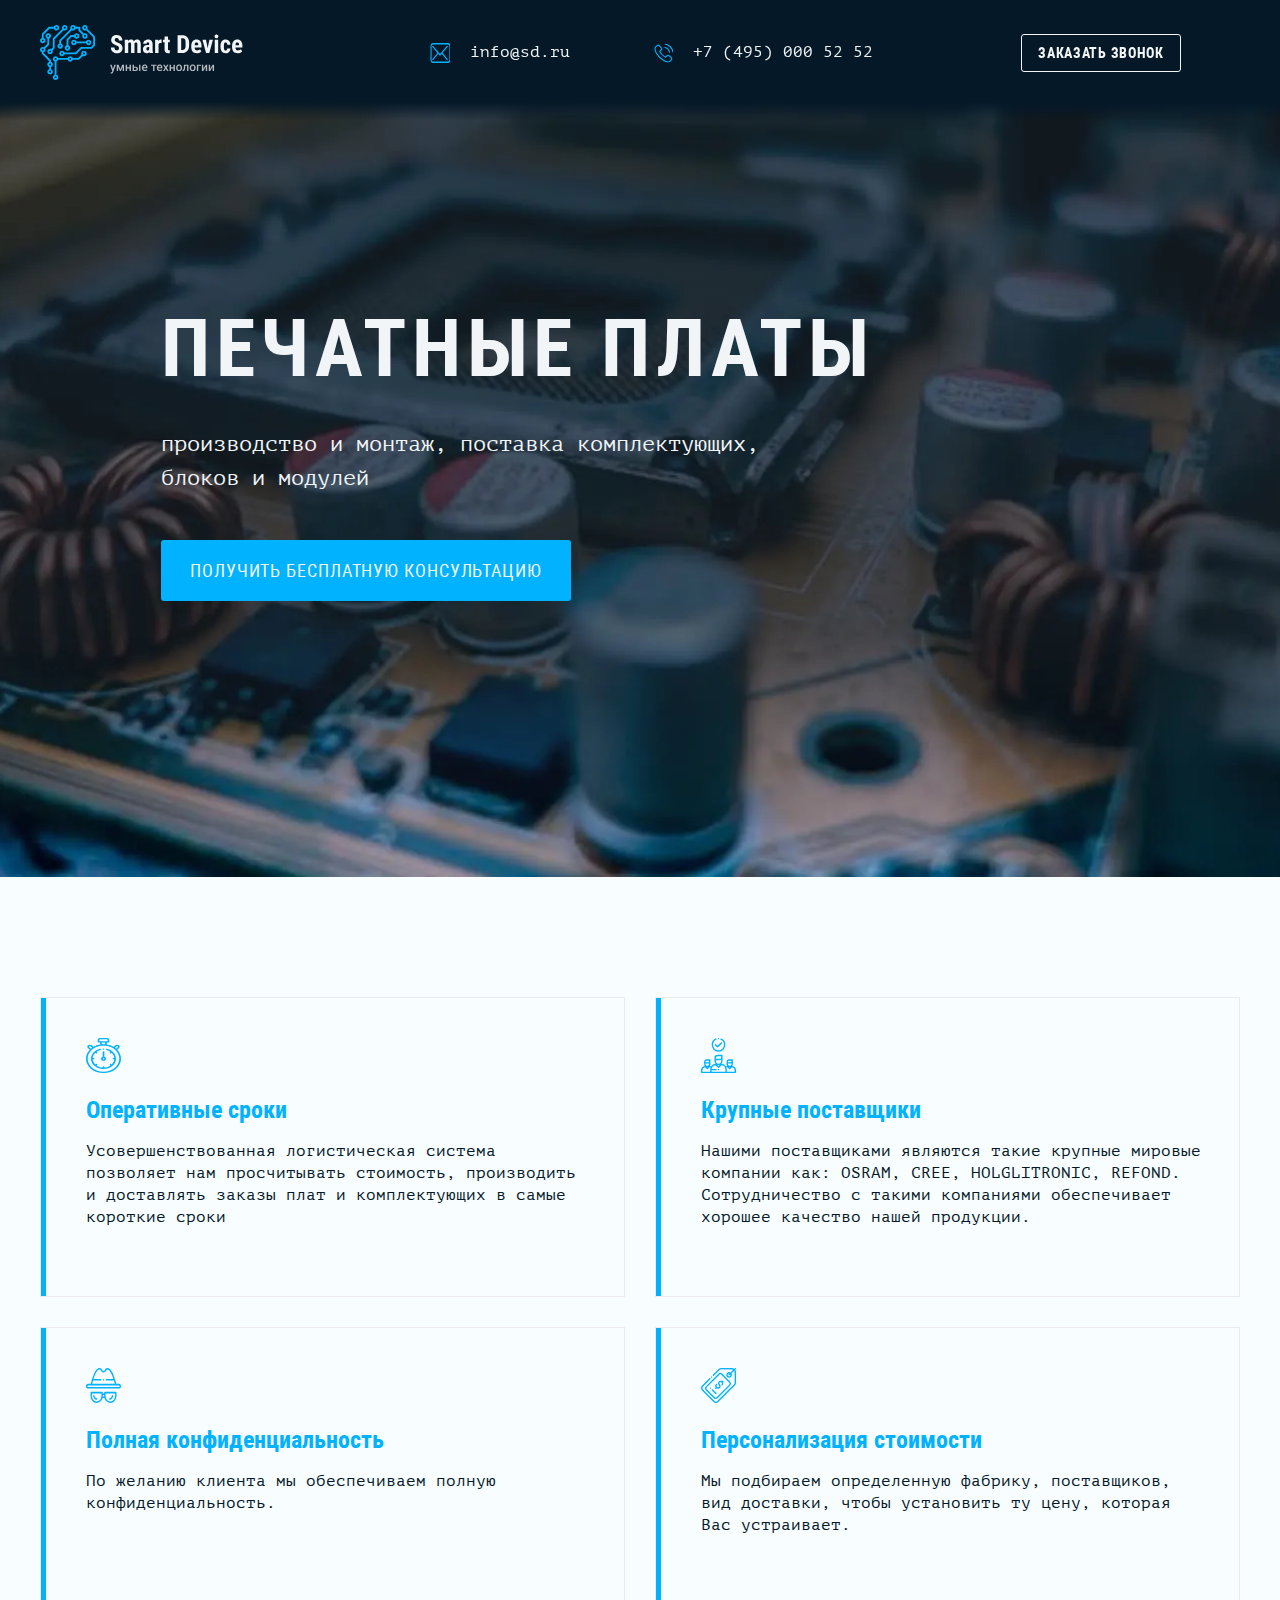
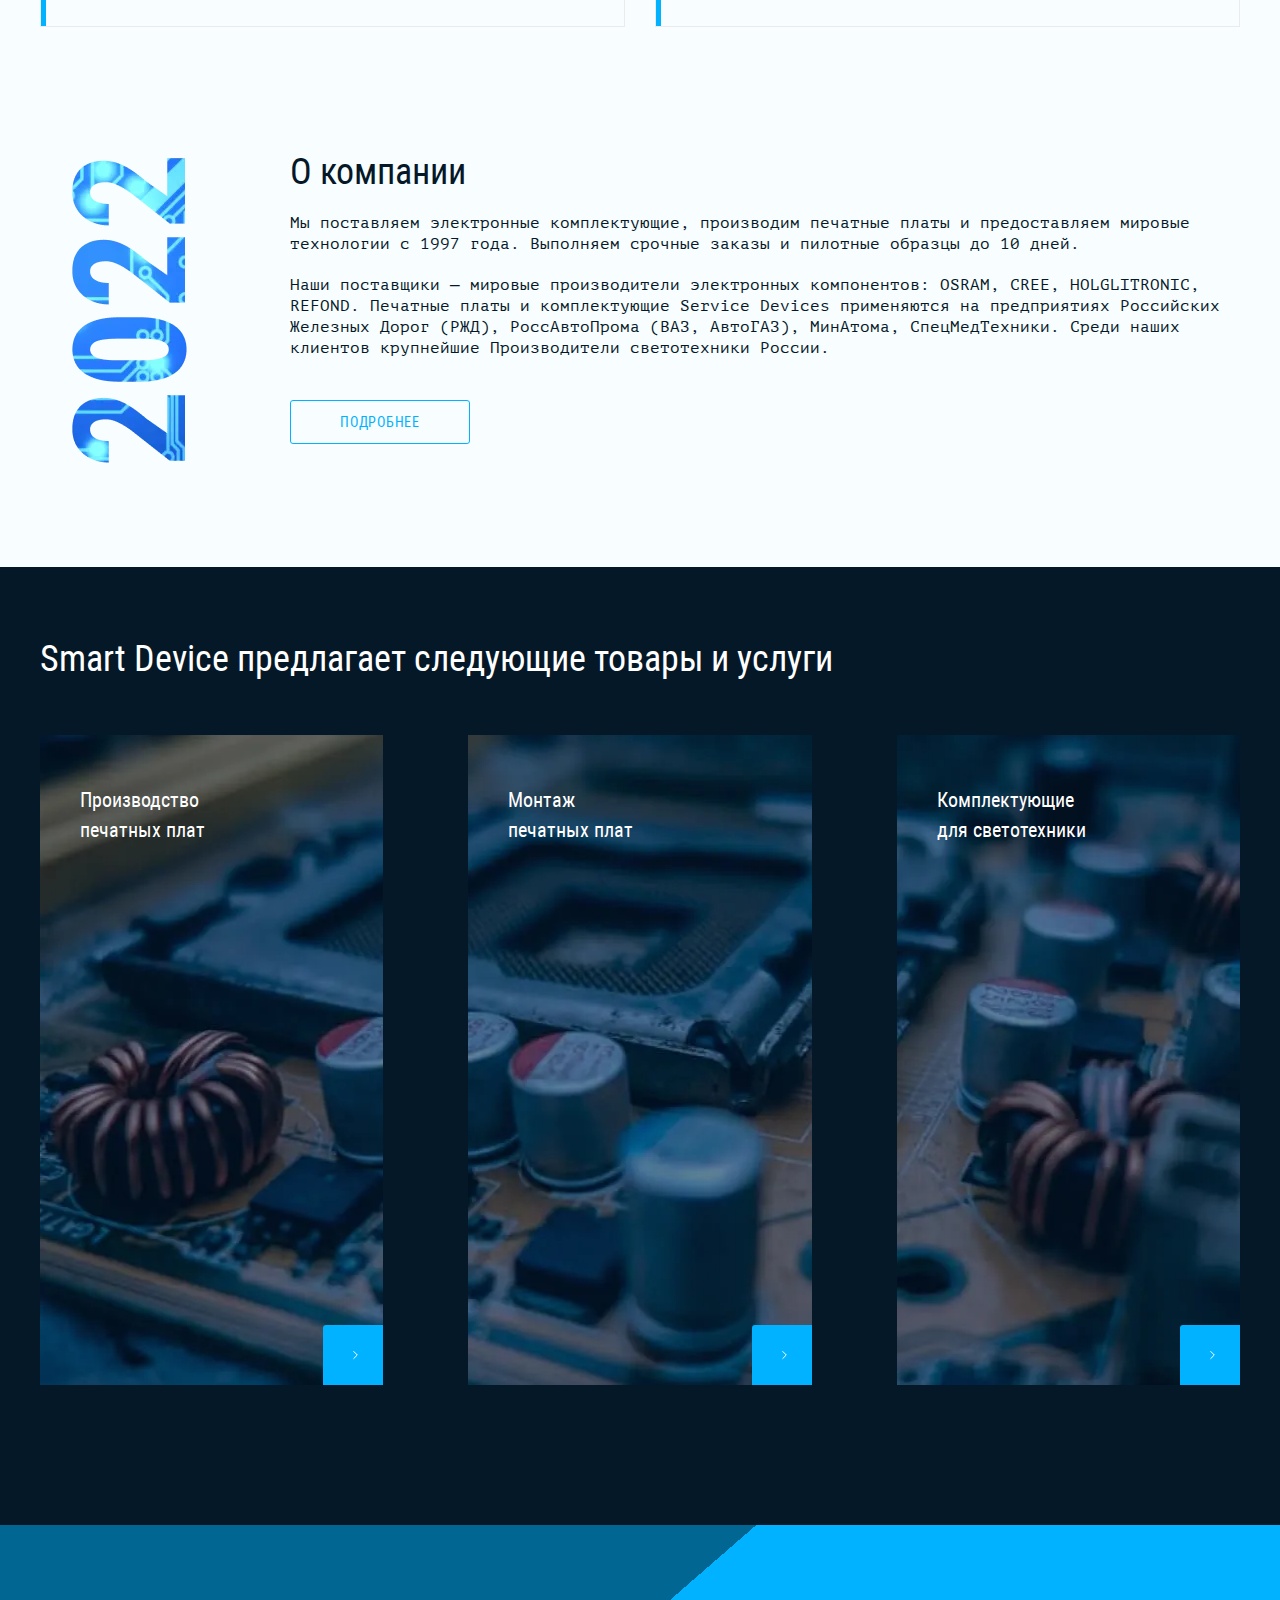
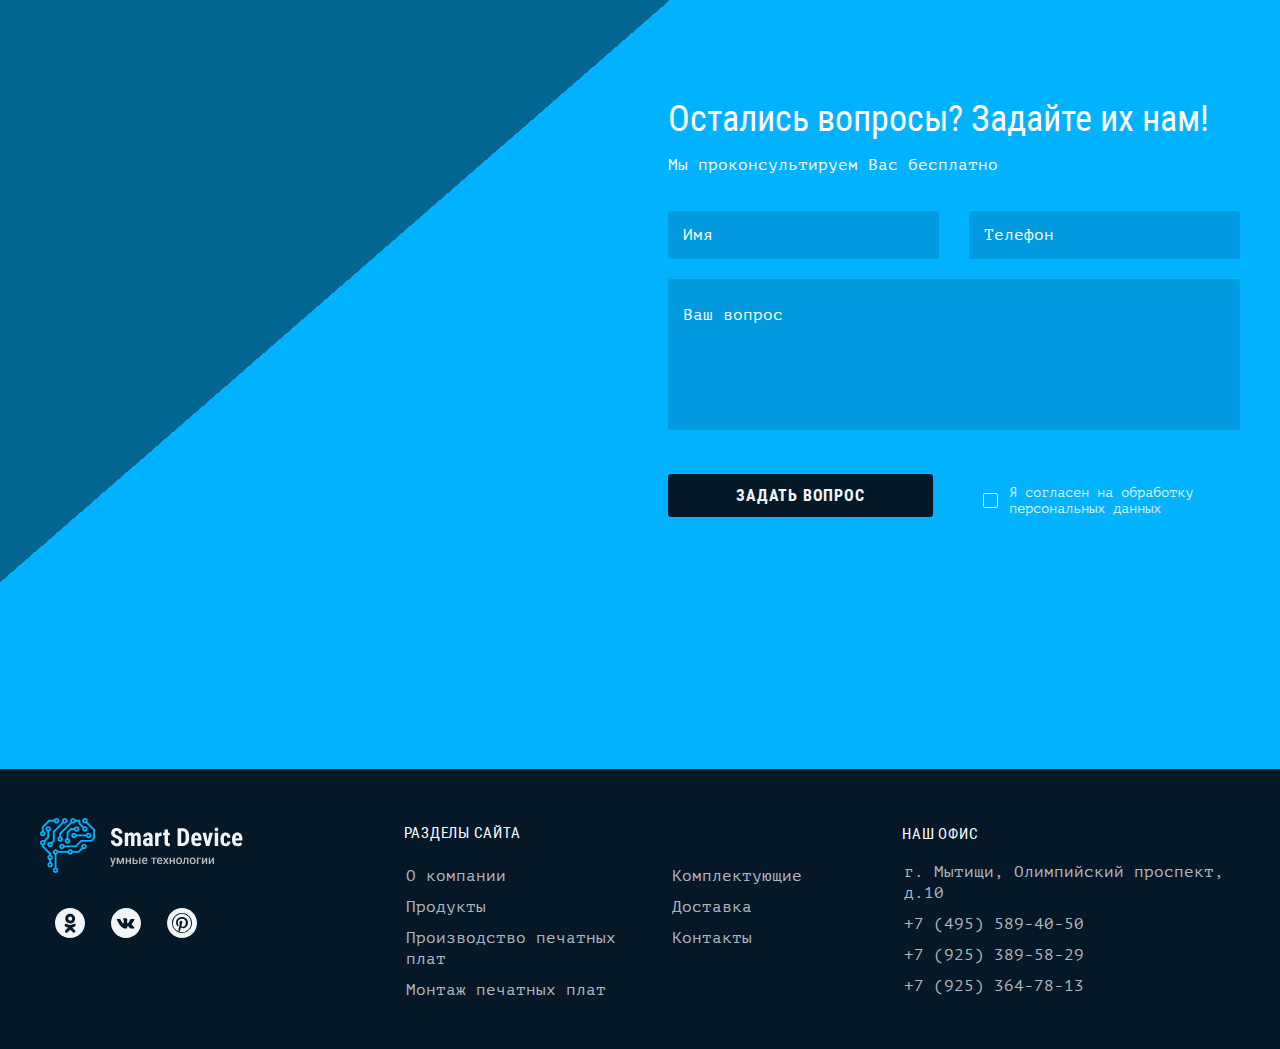
<file: index.html>
<!DOCTYPE html>
<html lang="ru">
  <head>
    <meta charset="UTF-8">
    <meta http-equiv="X-UA-Compatible" content="IE=edge">
    <meta name="viewport" content="width=device-width, initial-scale=1.0">
    <meta name="description" content="Smart Device">
    <title>Smart Device</title>
    <link rel="preload" href="fonts/ptmono.woff2" type="font/woff2" as="font" crossorigin="anonymous"><link rel="preload" href="fonts/Robotocondensed.woff2" type="font/woff2" as="font" crossorigin="anonymous"><link rel="preload" href="fonts/Robotocondensedbold.woff2" type="font/woff2" as="font" crossorigin="anonymous">
    <link rel="stylesheet" href="css/style.min.css">
    <link rel="icon" href="favicon.ico">
    <link rel="icon" href="img/favicons/favicon.svg" type="image/svg+xml">
    <link rel="apple-touch-icon" href="img/favicons/apple-touch-icon.png">
  </head>
  <body>
    <header class="main-header">
      <div class="container">
        <div class="main-header__wrapper">
          <a class="main-header__logo logo" href="index.html" aria-label="Главная страница">
            <picture>
              <source media="(max-width: 767px)" srcset="img/background-image/icons/logo-mobile.svg" width="35" height="35">
              <img class="logo__img" src="img/background-image/icons/logo-desktop.svg" width="215" height="55" alt="Логотип магазина печатных плат Smart Device">
            </picture>
          </a>
          <ul class="main-header__list contacts-list list">
            <li class="contacts-list__item">
              <a class="contacts-list__link" href="mailto:info@sd.ru" aria-label="Написать в магазин Smart Device">
                <svg class="contacts-list__icon" viewBox="0 0 20 20" aria-hidden="true" focusable="false" width="20" height="20">
                  <use xlink:href="img/sprite.svg#mail"></use>
                </svg>
                <span class="contacts-list__text">info@sd.ru</span>
              </a>
            </li>
              <li class="contacts-list__item">
              <a class="contacts-list__link" href="tel:+74950005252" aria-label="Позвонить в магазин Smart Device">
                  <svg class="contacts-list__icon" viewBox="0 0 20 20" aria-hidden="true" focusable="false" width="19" height="20">
                    <use xlink:href="img/sprite.svg#phone"></use>
                  </svg>
                  <span class="contacts-list__text">+7 (495) 000 52 52</span>
                </a>
            </li>
          </ul>
          <button class="main-header__button button button--transparent" data-open-modal="feedback">Заказать звонок</button>
        </div>
      </div>
    </header>
      <main>
        <h1 class="visually-hidden">Интернет-магазин печатных плат Smart Device</h1>
        <section class="promo">
          <div class="promo__image-wrapper">
          <picture>
            <source type="image/webp" media="(max-width: 767px)" srcset="img/background-image/mobile/promo.webp 1x, img/background-image/retina/promo-mobile@2x.webp 2x">
            <source type="image/webp" media="(max-width: 1023px)" srcset="img/background-image/tablet/promo.webp 1x, img/background-image/retina/promo-tablet@2x.webp 2x">
            <source type="image/webp" srcset="img/background-image/desktop/promo-image-desktop.webp 1x, img/background-image/retina/promo-desktop@2x.webp 2x">
            <img class="promo__img" src="img/background-image/desktop/promo-image-desktop.jpg" srcset="img/background-image/retina/promo-desktop@2x.jpg" width="350" height="650" alt="Фон для блока Промо">
          </picture>
        </div>
          <div class="container promo__content">
          <h2>Печатные платы</h2>
          <p>производство и&nbsp;монтаж, поставка комплектующих, <br>блоков и&nbsp;модулей</p>
          <a class="promo__link button" href="#feedback" aria-label="Перейти к форме обратной связи">
            <span class="promo__fulltext">Получить бесплатную консультацию</span>
            <span class="promo__shorttext">Получить консультацию</span>
          </a>
          </div>
        </section>
        <section class="features container">
          <h2 class="visually-hidden">Преимущества</h2>
          <ul class="features__list list">
            <li class="features__item">
              <svg class="features__icon" viewBox="0 0 35 35" aria-hidden="true" focusable="false" width="35" height="35">
                <use xlink:href="img/sprite.svg#clock"></use>
              </svg>
              <h3 class="features__title">Оперативные сроки</h3>
              <p class="features__text">Усовершенствованная логистическая система позволяет нам <br>просчитывать стоимость, производить и&nbsp;доставлять заказы плат и&nbsp;комплектующих в&nbsp;самые короткие сроки</p>
            </li>
            <li class="features__item">
              <svg class="features__icon" viewBox="0 0 35 35" aria-hidden="true" focusable="false" width="35" height="35">
                <use xlink:href="img/sprite.svg#provider"></use>
              </svg>
              <h3 class="features__title">Крупные поставщики</h3>
              <p class="features__text">Нашими поставщиками являются такие крупные мировые компании как: OSRAM, CREE, <br> HOLGLITRONIC, REFOND. Сотрудничество с&nbsp;такими <br> компаниями обеспечивает хорошее качество нашей продукции.
              </p>
            </li>
            <li class="features__item features__item--short">
              <svg class="features__icon" viewBox="0 0 35 35" aria-hidden="true" focusable="false" width="35" height="35">
                <use xlink:href="img/sprite.svg#confidential"></use>
              </svg>
              <h3 class="features__title">Полная конфиденциальность</h3>
              <p class="features__text">По&nbsp;желанию клиента мы&nbsp;обеспечиваем полную конфиденциальность.
              </p>
            </li>
            <li class="features__item features__item--short">
              <svg class="features__icon" viewBox="0 0 35 35" aria-hidden="true" focusable="false" width="35" height="35">
                <use xlink:href="img/sprite.svg#price-tag"></use>
              </svg>
              <h3 class="features__title">Персонализация стоимости</h3>
              <p class="features__text">Мы подбираем определенную&nbsp;фабрику, поставщиков, вид <br> доставки, чтобы <br> установить ту&nbsp;цену, <br> которая Вас устраивает.
              </p>
            </li>
          </ul>
        </section>
        <section class="about">
          <div class="about-wrapper container" data-accordion="parent">
            <div class="about__image-wrapper">
              <picture>
                <source type="image/webp" srcset="img/background-image/desktop/2023.webp 1x, img/background-image/retina/2023@2x.webp 2x">
                <img class="about__image" src="img/background-image/desktop/2023.png" srcset="img/background-image/retina/2023@2x.png" width="150" height="320" loading="lazy" alt="Цифры 2022">
              </picture>
            </div>
            <div class="about__content"  data-accordion="element">
              <h3 class="about__title">О компании</h3>
              <div class="about__text-wrapper">
                <p>Мы&nbsp;поставляем электронные комплектующие, производим печатные платы и&nbsp;предоставляем мировые технологии с&nbsp;1997&nbsp;года. Выполняем срочные заказы и&nbsp;пилотные образцы до&nbsp;10&nbsp;дней.
                </p>
                <p>Наши поставщики&nbsp;&mdash; мировые производители электронных компонентов: OSRAM, CREE, HOLGLITRONIC, REFOND.
                <span class="about__text-mobile">Печатные платы и&nbsp;комплектующие Service Devices применяются на&nbsp;предприятиях Российских Железных Дорог (РЖД), РоссАвтоПрома (ВАЗ, АвтоГАЗ), МинАтома, СпецМедТехники. Среди наших клиентов крупнейшие Производители светотехники России.</span>
                </p>
                <div class="about__accordion-content" data-accordion="content">
                  <p class="about__text-more">Smart Device&nbsp;&mdash; это команда профессионалов. Через нас прошло более 1&nbsp;000&nbsp;000&nbsp;клиентов, 70% из&nbsp;которых продолжают сотрудничество по&nbsp;сей день. На&nbsp;данный момент насчитывается более 14&nbsp;офисов по&nbsp;всей стране и&nbsp;20&nbsp;городов присутствия.</p>
                  <p>Мы&nbsp;стремимся к&nbsp;постоянному развитию и&nbsp;повышению уровня качества продукции, производимой внутри компании. Использование инновационных технологий помогает экономить деньги и&nbsp;время наших клиентов.</p>
                </div>
              </div>
              <button class="about__button button button--white" type="button" data-accordion="button">Подробнее</button>
            </div>
          </div>
        </section>
        <section class="services">
          <div class="container">
            <h3>Smart Device предлагает&nbsp;следующие товары и&nbsp;услуги</h3>
            <h4>Товары и&nbsp;услуги <br> Smart Device</h4>
            <ul class="services__list">
              <li class="services__item">
                <a class="services__link" href="mounting.html" aria-label="Производство печатных плат">
                  <div class="services__image-wrapper">
                    <picture>
                      <source type="image/webp" media="(max-width: 767px)" srcset="img/background-image/mobile/card1.webp 1x, img/background-image/retina/card1-mobile@2x.webp 2x">
                      <source type="image/webp" media="(max-width: 1023px)" srcset="img/background-image/tablet/card1.webp 1x, img/background-image/retina/card1-tablet@2x.webp 2x">
                      <source type="image/webp" srcset="img/background-image/desktop/card1.webp 1x, img/background-image/retina/card1-desktop@2x.webp 2x">
                      <img src="img/background-image/desktop/card1.png" srcset="img/background-image/retina/card1-desktop@2x.jpg" width="350" height="650" loading="lazy" alt="Фон для карточки 1">
                    </picture>
                  </div>
                  <div class="services__item-content">
                    <h5>Производство <br> печатных плат</h5>
                  </div>
                  <span class="services__button">
                    <svg class="services__icon" aria-hidden="true" focusable="false" width="10" height="10">
                      <use xlink:href="img/sprite.svg#services-arrow"></use>
                    </svg>
                  </span>
                </a>
              </li>
              <li class="services__item">
                <a class="services__link" href="production.html" aria-label="Производство печатных плат">
                  <div class="services__image-wrapper">
                    <picture>
                      <source type="image/webp" media="(max-width: 767px)" srcset="img/background-image/mobile/card2.webp 1x, img/background-image/retina/card2-mobile@2x.webp 2x">
                      <source type="image/webp" media="(max-width: 1023px)" srcset="img/background-image/tablet/card2.webp 1x, img/background-image/retina/card2-tablet@2x.webp 2x">
                      <source type="image/webp" srcset="img/background-image/desktop/card2.webp 1x, img/background-image/retina/card2-desktop@2x.webp 2x">
                      <img src="img/background-image/desktop/card2.png" srcset="img/background-image/retina/card2-desktop@2x.jpg" width="350" height="650" loading="lazy" alt="Фон для карточки 2">
                    </picture>
                  </div>
                  <div class="services__item-content">
                    <h5>Монтаж <br> печатных плат</h5>
                  </div>
                  <span class="services__button">
                  <svg class="services__icon" aria-hidden="true" focusable="false" width="10" height="10">
                    <use xlink:href="img/sprite.svg#services-arrow"></use>
                  </svg>
                  </span>
                </a>
              </li>
              <li class="services__item">
                <a class="services__link" href="components.html" aria-label="Комплектующие для светотехники">
                  <div class="services__image-wrapper">
                    <picture>
                      <source type="image/webp" media="(max-width: 767px)" srcset="img/background-image/mobile/card3.webp 1x, img/background-image/retina/card3-mobile@2x.webp 2x">
                      <source type="image/webp" media="(max-width: 1023px)" srcset="img/background-image/tablet/card3.webp 1x, img/background-image/retina/card3-tablet@2x.webp 2x">
                      <source type="image/webp" srcset="img/background-image/desktop/card3.webp 1x, img/background-image/retina/card3-desktop@2x.webp 2x">
                      <img src="img/background-image/desktop/card3.png" srcset="img/background-image/retina/card3-desktop@2x.jpg" width="350" height="650" loading="lazy" alt="Фон для карточки 3">
                    </picture>
                  </div>
                  <div class="services__item-content">
                    <h5>Комплектующие <br> для светотехники</h5>
                  </div>
                  <span class="services__button">
                    <svg class="services__icon" aria-hidden="true" focusable="false" width="10" height="10">
                      <use xlink:href="img/sprite.svg#services-arrow"></use>
                    </svg>
                  </span>
                </a>
              </li>
            </ul>
          </div>
        </section>
        <section class="feedback" id="feedback">
          <div class="container feedback__wrapper" data-form-validate data-callback="base">
            <div class="feedback__image-wrapper">
              <picture>
              <source type="image/webp" srcset="img/background-image/desktop/paper_airplane.webp 1x, img/background-image/retina/paper_airplane@2x.webp 2x">
            </picture>
            </div>
            <div class="feedback__content-wrapper">
              <h5 class="feedback__subtitle">Остались вопросы? Задайте их&nbsp;нам!</h5>
              <p>Мы&nbsp;проконсультируем Вас бесплатно</p>
              <form class="feedback__form feedback-form" action="https://echo.htmlacademy.ru/" method="post">
                <div class="feedback-form__input-wrapper">
                  <label for="name" data-required data-validate-type="text" data-limitation="name" data-message-base="Обязательное поле" data-message-extra="Проверьте корректность заполнения поля">
                    <input class="feedback-form__input" type="text" name="name" id="name" placeholder="Имя" aria-label="Укажите ваше имя" autocomplete="off" required data-focus>
                  </label>
                  <label for="phone" data-required data-validate-type="phone" data-message-base="Обязательное поле" data-message-extra="Проверьте корректность заполнения поля">
                    <input class="feedback-form__input" type="tel" name="tel" id="phone" placeholder="Телефон" aria-label="Укажите ваш номер телефона" required  autocomplete="off">
                  </label>
                </div>
                <label for="question">
                  <textarea class="feedback-form__textarea" name="question" id="question" placeholder="Ваш вопрос" rows="6" aria-label="Задайте ваш вопрос"></textarea>
                </label>
                <div class="feedback-form__button-wrapper">
                  <label class="feedback-form__checkbox-wrapper" for="approval" data-required data-validate-type="checkbox" data-message-base="Обязательное поле">
                    <input class="feedback-form__checkbox" type="checkbox" name="approval" id="approval" aria-label="Согласие на обработку персональных данных">
                    <span>Я&nbsp;согласен на&nbsp;обработку <br> персональных данных</span>
                  </label>
                  <button class="feedback-form__button button button--dark" type="submit">Задать вопрос</button>
                </div>
              </form>
            </div>
          </div>
        </section>
      </main>
      <footer class="page-footer">
        <div class="page-footer__wrapper container" data-accordion="parent" data-destroy="(max-width: 767px)" data-single>
          <section class="page-footer__social social">
            <h5 class="visually-hidden">Социальные сети</h5>
            <a class="social__logo logo" href="index.html" aria-label="Главная страница">
              <img class="logo__img logo__img--footer" src="img/background-image/icons/logo-desktop.svg" width="215" height="55" alt="Логотип магазина печатных плат Smart Device" loading="lazy">
            </a>
            <ul class="social__social-list social-list list">
              <li class="social-list__item">
                <a class="social-list__link social-list__link--ok" href="#" target="_blank" aria-label="Перейти на нашу страницу в Одноклассниках">
                  <svg class="social-list__icon" viewBox="0 0 40 40" aria-hidden="true" focusable="false" width="40" height="40">
                    <use xlink:href="img/sprite.svg#ok"></use>
                  </svg>
                </a>
              </li>
              <li class="social-list__item">
                <a class="social-list__link social-list__link--vk" href="#" target="_blank" aria-label="Перейти на нашу страницу Вконтакте">
                  <svg class="social-list__icon" viewBox="0 0 40 40" aria-hidden="true" focusable="false" width="40" height="40">
                    <use xlink:href="img/sprite.svg#vk"></use>
                  </svg>
                </a>
              </li>
              <li class="social-list__item">
                <a class="social-list__link social-list__link--pinterest" href="#" target="_blank" aria-label="Перейти на нашу страницу в Пинтерест">
                  <svg class="social-list__icon" viewBox="0 0 40 40" aria-hidden="true" focusable="false" width="40" height="40">
                    <use xlink:href="img/sprite.svg#pinterest"></use>
                  </svg>
                </a>
              </li>
            </ul>
          </section>
          <section class="page-footer__site-menu site-menu page-footer__accordion" data-accordion="element">
            <div class="site-menu__title-wrapper" data-accordion="button" tabindex="0" aria-label="Развернуть/свернуть список с разделами сайта">
              <h5 class="site-menu__title">Разделы сайта</h5>
              <button class="site-menu__button" type="button"></button>
            </div>
            <div class="site-menu__wrapper" data-accordion="content">
              <nav class=" site-menu__navigation footer-navigation page-footer__accordion-content">
                <ul class="footer-navigation__list list">
                  <li class="footer-navigation__item">
                    <a class="footer-navigation__link" href="#">О компании</a>
                  </li>
                  <li class="footer-navigation__item">
                    <a class="footer-navigation__link" href="#">Продукты</a>
                  </li>
                  <li class="footer-navigation__item">
                    <a class="footer-navigation__link" href="production.html">Производство&nbsp;печатных <br> плат</a>
                  </li>
                  <li class="footer-navigation__item">
                    <a class="footer-navigation__link" href="mounting.html">Монтаж печатных плат</a>
                  </li>
                </ul>
                <ul class="footer-navigation__list list">
                  <li class="footer-navigation__item">
                    <a class="footer-navigation__link" href="components.html">Комплектующие</a>
                  </li>
                  <li class="footer-navigation__item">
                    <a class="footer-navigation__link" href="#">Доставка</a>
                  </li>
                  <li class="footer-navigation__item">
                    <a class="footer-navigation__link" href="#">Контакты</a>
                  </li>
                </ul>
              </nav>
            </div>
    </section>
    <section class="page-footer__contacts footer-contacts page-footer__accordion" data-accordion="element">
      <div class="footer-contacts__title-wrapper" data-accordion="button" aria-label="Развернуть/свернуть список контактов">
        <h5 class="footer-contacts__title">Наш офис</h5>
        <button class="footer-contacts__button" type="button"></button>
      </div>
        <div>
          <ul class="footer-contacts__list list page-footer__accordion-content" data-accordion="content">
            <li class="footer-contacts__item">
              <address class="footer-contacts__address">г.&nbsp;Мытищи,&nbsp;Олимпийский&nbsp;проспект, д.10</address>
            </li>
            <li class="footer-contacts__item">
              <a class="footer-contacts__link" href="tel:+74955894050" aria-label="Позвонить в магазин Smart Device">+7 (495) 589-40-50</a>
            </li>
            <li class="footer-contacts__item">
              <a class="footer-contacts__link" href="tel:+79253895829" aria-label="Позвонить в магазин Smart Device">+7 (925) 389-58-29</a>
            </li>
            <li class="footer-contacts__item">
              <a class="footer-contacts__link" href="tel:+79253647813" aria-label="Позвонить в магазин Smart Device">+7 (925) 364-78-13</a>
            </li>
          </ul>
        </div>
    </section>
        </div>
      </footer>


    <!-- Модалки -->
    <div class="modal modal--preload" data-modal="feedback">
      <div class="modal__wrapper">
        <div class="modal__overlay" data-close-modal></div>
        <div class="modal__content">
          <button class="modal__close-btn" type="button" aria-label="Закрыть попап" data-close-modal>
            <svg viewBox="0 0 20 20" width="20" height="20">
              <use xlink:href="img/sprite.svg#close-button"></use>
            </svg>
          </button>
          <div class="modal__feedback-form" data-form-validate>
            <h5>Закажите звонок</h5>
            <p>Оставьте контакты, мы&nbsp;проконсультируем <br> вас бесплатно в&nbsp;удобное время</p>
            <form class="feedback-form feedback-form--modal" action="https://echo.htmlacademy.ru/" method="post">
              <div class="feedback-form__input-wrapper--modal feedback-form__input-wrapper">
                <label for="name-modal" data-required data-validate-type="text" data-limitation="name" data-message-base="Обязательное поле" data-message-extra="Проверьте корректность заполнения поля">
                  <input class="feedback-form__input" type="text" name="name" id="name-modal"type="text" name="name" id="name" placeholder="Имя" aria-label="Укажите ваше имя" autocomplete="off" required data-focus>
                </label>
                <label for="phone-modal" data-required data-validate-type="phone" data-message-base="Обязательное поле" data-message-extra="Проверьте корректность заполнения поля">
                  <input class="feedback-form__input" type="tel" name="tel" id="phone-modal" placeholder="Телефон" aria-label="Укажите ваш номер телефона" required>
                </label>
              </div>
              <textarea name="question" placeholder="Ваш вопрос" rows="6" aria-label="Задайте ваш вопрос"></textarea>
              <div class="feedback-form__button-wrapper feedback-form__button-wrapper--modal">
                <label class="feedback-form__checkbox-wrapper" data-required data-validate-type="checkbox" data-message-base="Обязательное поле">
                  <input type="checkbox" name="approval" aria-label="Согласие на обработку персональных данных">
                  <span>Я&nbsp;согласен на&nbsp;обработку персональных данных</span>
                </label>
                <button class="feedback-form__button button button--dark button--modal" type="submit">Отправить</button>
              </div>
            </form>
          </div>
        </div>
      </div>
    </div>
    <script src="js/vendor.min.js"></script>
    <script src="js/main.min.js"></script>
  </body>
</html>
</file>
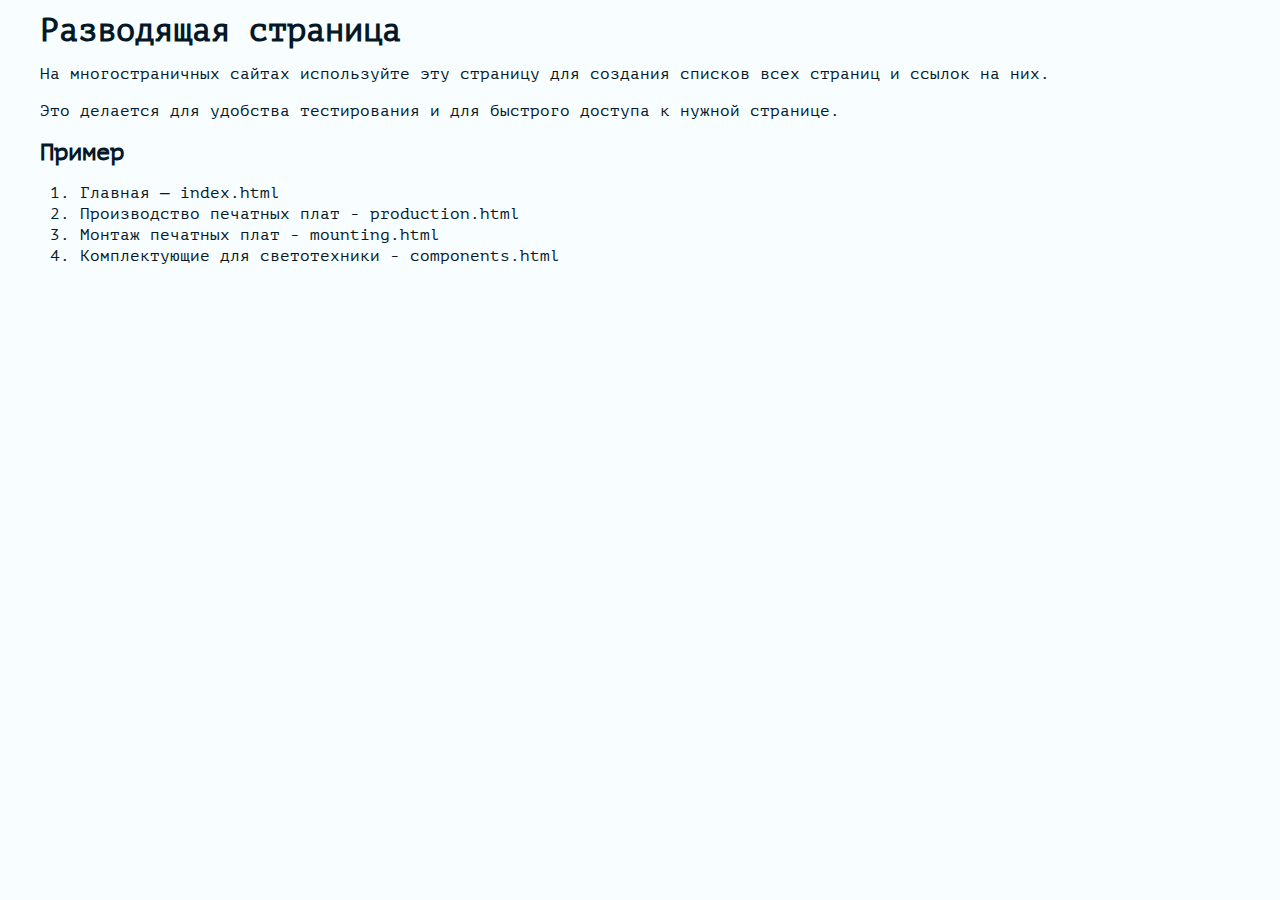
<file: sitemap.html>
<!DOCTYPE html>
<html lang="ru">
  <head>
    <meta charset="UTF-8" />
    <meta http-equiv="X-UA-Compatible" content="IE=edge" />
    <meta name="viewport" content="width=device-width, initial-scale=1.0" />
    <meta name="description" content="Smart Device">
    <title>Smart Device</title>
    <link rel="stylesheet" href="css/style.min.css">
  </head>
  <body>
    <div class="wrapper">
      <header>
        <div class="container"></div>
      </header>
      <main>
        <section class="intro">
          <div class="container">
            <h1>Разводящая страница</h1>
            <p>На многостраничных сайтах используйте эту страницу для создания списков всех страниц и ссылок на них.</p>
            <p>Это делается для удобства тестирования и для быстрого доступа к нужной странице.</p>
            <h2>Пример</h2>
            <ol>
              <li>
                <a href="index.html">Главная — index.html</a>
              </li>
              <li>
                <a href="production.html">Производство печатных плат - production.html</a>
              </li>
              <li>
                <a href="mounting.html">Монтаж печатных плат - mounting.html</a>
              </li>
              <li>
                <a href="components.html">Комплектующие для светотехники - components.html</a>
              </li>
            </ol>
          </div>
        </section>
      </main>
      <footer>
        <div class="container"></div>
      </footer>
    </div>
  </body>
</html>
</file>
<file: css/style.min.css>
/*! normalize.css v8.0.1 | MIT License | github.com/necolas/normalize.css */
html{-webkit-text-size-adjust:100%}details,main{display:block}h1{margin:.67em 0;font-size:2em}hr{-webkit-box-sizing:content-box;box-sizing:content-box;height:0;overflow:visible}code,kbd,pre,samp{font-size:1em;font-family:monospace,monospace}a{background-color:transparent;color:#041827;text-decoration:none}abbr[title]{-webkit-text-decoration:underline dotted;text-decoration:underline dotted;border-bottom:none}b,strong{font-weight:bolder}small{font-size:80%}sub,sup{position:relative;font-size:75%;line-height:0;vertical-align:baseline}sub{bottom:-.25em}sup{top:-.5em}img{border-style:none}button,input,optgroup,select,textarea{margin:0;font-size:100%;line-height:1.15;font-family:inherit}button,input{overflow:visible}button,select{text-transform:none}[type=button]::-moz-focus-inner,[type=reset]::-moz-focus-inner,[type=submit]::-moz-focus-inner,button::-moz-focus-inner{padding:0;border-style:none}[type=button]:-moz-focusring,[type=reset]:-moz-focusring,[type=submit]:-moz-focusring,button:-moz-focusring{outline:1px dotted ButtonText}fieldset{padding:.35em .75em .625em}legend{display:table;max-width:100%;color:inherit;white-space:normal}progress{vertical-align:baseline}textarea{overflow:auto;resize:none}[type=checkbox],[type=radio],legend{-webkit-box-sizing:border-box;box-sizing:border-box;padding:0}[type=number]::-webkit-inner-spin-button,[type=number]::-webkit-outer-spin-button{height:auto}[type=search]{outline-offset:-2px;-webkit-appearance:textfield}[type=search]::-webkit-search-decoration{-webkit-appearance:none}::-webkit-file-upload-button{font:inherit;-webkit-appearance:button}summary{display:list-item}[hidden],template{display:none}@font-face{font-family:"Roboto Condensed";font-style:bold;font-weight:700;src:url(../fonts/Robotocondensedbold.woff2) format("woff2"),url(../fonts/Robotocondensedbold.woff) format("woff");font-display:swap}@font-face{font-family:"Roboto Condensed";font-style:normal;font-weight:400;src:url(../fonts/Robotocondensed.woff2) format("woff2"),url(../fonts/Robotocondensed.woff) format("woff");font-display:swap}@font-face{font-family:"PT Mono";font-style:normal;font-weight:400;src:url(../fonts/ptmono.woff2) format("woff2"),url(../fonts/ptmono.woff2) format("woff");font-display:swap}*,::after,::before{-webkit-box-sizing:border-box;box-sizing:border-box}body,html{padding:0;scroll-behavior:smooth;height:100%;margin:0}html{font-style:normal;font-family:"PT Mono","Courier New",monospace;font-size:16px;line-height:21px;color:#041827;-webkit-font-smoothing:antialiased;-moz-osx-font-smoothing:grayscale;text-rendering:optimizeLegibility}body{width:100%;display:-webkit-box;display:-ms-flexbox;display:flex;-webkit-box-orient:vertical;-webkit-box-direction:normal;-ms-flex-direction:column;flex-direction:column;overflow-x:hidden;background-color:#f8fdff}main{-webkit-box-flex:1;-ms-flex:1 0 auto;flex:1 0 auto}img,video{display:block;max-width:100%;height:auto}input:-webkit-autofill{-webkit-box-shadow:inset 0 0 0 1000px #f2f5f6;box-shadow:inset 0 0 0 1000px #f2f5f6;-webkit-text-fill-color:#041827}input,select,textarea{border-radius:0}input::-webkit-input-placeholder,textarea::-webkit-input-placeholder{opacity:1}input::-moz-placeholder,textarea::-moz-placeholder{opacity:1}input:-ms-input-placeholder,textarea:-ms-input-placeholder{opacity:1}input::-ms-input-placeholder,textarea::-ms-input-placeholder{opacity:1}input::placeholder,textarea::placeholder{opacity:1}input:invalid,textarea:invalid{-webkit-box-shadow:none;box-shadow:none}input::-ms-clear,input::-ms-reveal{display:none}input[type=search]::-webkit-search-cancel-button,input[type=search]::-webkit-search-decoration,input[type=search]::-webkit-search-results-button,input[type=search]::-webkit-search-results-decoration{-webkit-appearance:none;appearance:none}input::-webkit-inner-spin-button,input::-webkit-outer-spin-button{margin:0;-webkit-appearance:none;appearance:none}input[type=number]{-webkit-appearance:textfield;-moz-appearance:textfield;appearance:textfield}input:matches([type=email],[type=number],[type=password],[type=search],[type=tel],[type=text],[type=url]),select,textarea{-webkit-appearance:none;-moz-appearance:none;appearance:none}[type=button],[type=reset],[type=submit],button{-webkit-appearance:none;-moz-appearance:none;appearance:none}.wrapper{position:relative;display:-webkit-box;display:-ms-flexbox;display:flex;-webkit-box-orient:vertical;-webkit-box-direction:normal;-ms-flex-direction:column;flex-direction:column;min-height:100vh;min-height:calc(100*var(--vh, 1vh))}.wrapper .footer,.wrapper .header{-ms-flex-negative:0;flex-shrink:0}.wrapper main{-webkit-box-flex:1;-ms-flex-positive:1;flex-grow:1}.rouble{font-family:"Rouble","Arial",sans-serif;text-transform:lowercase!important;font-weight:400!important}.visually-hidden{position:absolute;width:1px;height:1px;margin:-1px;padding:0;overflow:hidden;white-space:nowrap;border:0;clip:rect(0 0 0 0);-webkit-clip-path:inset(100%);clip-path:inset(100%)}.scroll-lock-ios{position:fixed;overflow:hidden}.scroll-lock{overflow:hidden}.no-scrollbar{-ms-overflow-style:none;scrollbar-width:none}.no-scrollbar::-webkit-scrollbar{display:none}.no-transition{-webkit-transition:none!important;-o-transition:none!important;transition:none!important}.js-focus-visible :focus:not(.focus-visible){outline:0}.container{-webkit-box-flex:1;-ms-flex-positive:1;flex-grow:1;width:100%;max-width:1302px;margin:0 auto;padding:0 40px}.button{display:-webkit-inline-box;display:-ms-inline-flexbox;display:inline-flex;-webkit-box-pack:center;-ms-flex-pack:center;justify-content:center;min-width:410px;padding:20px 25px;text-align:center;text-transform:uppercase;font-family:"Roboto Condensed",sans-serif;color:#f2f5f6;letter-spacing:.05em;background-color:#00b2ff;border:0;border-radius:3px;cursor:pointer}.button--transparent{min-width:160px;max-width:200px;padding:10px 15px;background-color:transparent;border:#f2f5f6 1px solid;border-radius:3px;font-weight:700;font-size:14px;line-height:16px}.button--dark{padding:12px 20px;min-width:150px;-ms-flex-preferred-size:265px;flex-basis:265px;font-weight:700;font-size:16px;line-height:19px;background-color:#041827}.button--white{min-width:180px;padding:13px 20px;background-color:#f8fdff;color:#00b2ff;border:1px solid #00b2ff;font-size:14px;line-height:16px;letter-spacing:.05em}.button--modal{-ms-flex-preferred-size:auto;flex-basis:auto;width:100%;padding:15px 0}.button:disabled{opacity:.5;pointer-events:none}.button.focus-visible:focus{border:0;outline:2px solid #00b2ff}.main-header{z-index:100;padding-top:25px;padding-bottom:20px;background:-webkit-gradient(linear,left top,left bottom,color-stop(84.9%,#041827),to(rgba(4,24,39,0)));background:-o-linear-gradient(top,#041827 84.9%,rgba(4,24,39,0) 100%);background:linear-gradient(180deg,#041827 84.9%,rgba(4,24,39,0) 100%);position:fixed;top:0;min-height:120px;width:100%;text-align:center}.main-header__wrapper{display:-webkit-box;display:-ms-flexbox;display:flex;-webkit-box-align:center;-ms-flex-align:center;align-items:center;-webkit-box-pack:justify;-ms-flex-pack:justify;justify-content:space-between;-ms-flex-wrap:wrap;flex-wrap:wrap;padding-right:59px}.contacts-list__link.focus-visible:focus,.logo.focus-visible:focus{outline:2px solid #00b2ff}.logo__img{width:215px;height:55px}.contacts-list,.contacts-list__link{display:-webkit-box;display:-ms-flexbox;display:flex;-webkit-box-align:center;-ms-flex-align:center;align-items:center}.contacts-list{margin:0;padding:0 0 0 27px;list-style-type:none;-webkit-box-pack:justify;-ms-flex-pack:justify;justify-content:space-between;-ms-flex-wrap:wrap;flex-wrap:wrap;-ms-flex-preferred-size:480px;flex-basis:480px}.contacts-list__link{gap:20px;padding:5px;color:#f2f5f6}.contacts-list__link:hover{opacity:.6}.contacts-list__link:hover svg{color:#fff}.contacts-list__text{display:block}.promo{position:relative;min-height:877px}.features__item::before,.promo::after{content:"";position:absolute;top:0;height:100%}.promo::after{z-index:-10;right:0;width:100%;background-color:#374758}.promo__image-wrapper{position:absolute;top:0;min-width:320px;width:100vw;height:100%;z-index:-1;min-height:873px}.promo img{width:100vw;height:100%;-o-object-fit:cover;object-fit:cover}.promo__content{padding-top:302px;padding-left:161px;padding-bottom:276px}.promo__content h2{margin:0 0 31px;font-size:80px;line-height:94px;letter-spacing:.07em;color:#f2f5f7;text-transform:uppercase}.promo p{margin:0 0 45px;font-size:22px;line-height:34px;color:#f2f5f7}.promo__link{cursor:pointer;font-size:18px}.promo__fulltext{display:block}.features br,.promo__shorttext,.services h4{display:none}.features{padding-top:120px}.features__list{display:-ms-grid;display:grid;-ms-grid-columns:(1fr)[2];grid-template-columns:repeat(2,1fr);-webkit-column-gap:30px;-moz-column-gap:30px;column-gap:30px;row-gap:30px;margin:0;padding:0;list-style-type:none}.features__item{position:relative;min-height:300px;padding:40px 30px 20px 45px;border:1px solid #ebebeb}.features__item::before{left:0;width:5px;background-color:#00b2ff}.about h3,.features__item h3,.promo__content h2{font-family:"Roboto Condensed",sans-serif}.features__item h3{margin:0 0 13px;font-size:24px;line-height:34px;color:#00b2ff}.features p{margin:0;line-height:22px}.features__icon{margin-bottom:14px;color:#00b2ff}.features__item:hover{color:#f2f5f6;background-color:#00b2ff}.features__item:hover .features__icon,.features__item:hover h3{color:#f2f5f6}.about,.about-wrapper{display:-webkit-box;display:-ms-flexbox;display:flex}.about{position:relative;padding-top:120px;padding-bottom:123px}.about-wrapper{-webkit-box-align:center;-ms-flex-align:center;align-items:center;-webkit-box-pack:justify;-ms-flex-pack:justify;justify-content:space-between}.about__image-wrapper{position:absolute;content:"";top:121px;-ms-flex-negative:0;flex-shrink:0;margin-right:100px}.about__image,.about__image-wrapper{width:150px;height:320px}.about__content{display:-webkit-box;display:-ms-flexbox;display:flex;-webkit-box-orient:vertical;-webkit-box-direction:normal;-ms-flex-direction:column;flex-direction:column;-webkit-box-align:start;-ms-flex-align:start;align-items:start;padding-left:250px}.about h3{margin:0;font-weight:400;font-size:36px;line-height:51px}.about__text-wrapper{margin-bottom:41px}.about p{margin:15px 0 0}.about p:not(:last-of-type){margin-bottom:20px}.services{padding-top:67px;padding-bottom:140px;background-color:#041827}.services__link{padding-bottom:20px;color:#fff;text-decoration:none;height:100%;cursor:pointer;display:block}.services__link:focus,.services__link:hover{outline:2px solid #00b2ff}.feedback input:hover,.feedback textarea:hover,.services__link:active{opacity:.6}.feedback h5,.services h3,.services__item h5{margin:0 0 50px;font-family:"Roboto Condensed",sans-serif;font-weight:400;font-size:36px;line-height:51px;color:#fff}.services__list{display:-ms-grid;display:grid;-ms-grid-columns:(1fr)[3];grid-template-columns:repeat(3,1fr);-webkit-column-gap:85px;-moz-column-gap:85px;column-gap:85px;row-gap:85px;margin:0;padding:0;list-style-type:none}.services__item{width:100%;min-height:650px;position:relative}.services__image-wrapper{height:100%;position:absolute;top:0;z-index:0}.services__item-content{position:relative;z-index:5;padding-top:50px;padding-left:40px}.feedback h5,.services__item h5{margin:0;font-size:20px;line-height:30px}.services__button{position:absolute;right:0;bottom:0;display:-webkit-box;display:-ms-flexbox;display:flex;-webkit-box-pack:center;-ms-flex-pack:center;justify-content:center;-webkit-box-align:center;-ms-flex-align:center;align-items:center;width:60px;height:60px;background:#00b2ff;border-radius:3px 0 0 0;border:0}.services__item img{width:350px;min-height:100%;-o-object-fit:fill;object-fit:fill}.services__icon{padding-left:5px}.feedback{padding-top:169px;padding-bottom:252px;background:-o-linear-gradient(311deg,#026693 33.6%,#00b2ff 33%);background:linear-gradient(139deg,#026693 33.6%,#00b2ff 33%)}.feedback-form--modal label,.feedback__form label,.feedback__wrapper{position:relative}.feedback__image-wrapper img{position:absolute;content:"";top:78px;left:42px;width:510px;height:285px}.feedback__content-wrapper{padding-left:628px}.feedback h5{margin:0 0 10px;font-size:36px;line-height:51px}.feedback p{margin:0 0 35px;color:#fff}.feedback input:focus,.feedback textarea:focus{-webkit-box-shadow:0 3px 10px #041827;box-shadow:0 3px 10px #041827}.feedback input:active{opacity:1}.feedback-form--modal label.is-invalid input,.feedback-form--modal label.is-invalid textarea,.feedback__form label.is-invalid input,.feedback__form label.is-invalid textarea{border:0;outline:2px solid #ff1553}.feedback-form--modal label.is-invalid input:focus,.feedback-form--modal label.is-invalid input:hover,.feedback-form--modal label.is-invalid textarea:focus,.feedback-form--modal label.is-invalid textarea:hover,.feedback__form label.is-invalid input:focus,.feedback__form label.is-invalid input:hover,.feedback__form label.is-invalid textarea:focus,.feedback__form label.is-invalid textarea:hover{border:0;outline:2px solid rgba(255,21,83,.5)}.feedback-form--modal label.is-valid input,.feedback__form label.is-valid input{border:0;outline:2px solid #22b259}.feedback-form--modal label.is-valid input:focus,.feedback-form--modal label.is-valid input:hover,.feedback__form label.is-valid input:focus,.feedback__form label.is-valid input:hover{border:0;outline:2px solid rgba(34,178,89,.5)}.feedback-form--modal label .input-message,.feedback__form label .input-message{position:absolute;left:0;bottom:-22px}.feedback-form--modal label .input-message.is-invalid,.feedback__form label .input-message.is-invalid{opacity:1;font-size:14px;color:red}.feedback-form--modal label .input-message.is-valid,.feedback__form label .input-message.is-valid{color:#15ab07}.page-footer{padding-top:49px;padding-bottom:48px;background-color:#041827}.page-footer__wrapper{display:-ms-grid;display:grid;-ms-grid-columns:1fr 1.3fr 1fr;grid-template-columns:1fr 1.3fr 1fr}.social,.social-list{display:-webkit-box;display:-ms-flexbox;display:flex}.social{-webkit-box-orient:vertical;-webkit-box-direction:normal;-ms-flex-direction:column;flex-direction:column;-webkit-box-align:start;-ms-flex-align:start;align-items:flex-start;gap:30px}.social-list{-ms-flex-wrap:wrap;flex-wrap:wrap;-webkit-box-align:center;-ms-flex-align:center;align-items:center;-webkit-box-pack:center;-ms-flex-pack:center;justify-content:center;gap:16px;margin:0;padding:0 50px 0 10px;list-style-type:none}.social-list__link{color:#f2f5f6}.social-list__link:hover{color:#00b2ff}.social-list__link:focus{outline:2px solid #00b2ff}.social-list__link:active{opacity:.6}.site-menu{padding-top:7px}.site-menu__title-wrapper{margin-bottom:23px}.footer-contacts h5,.site-menu h5{margin:0;font-family:"Roboto Condensed",sans-serif;font-weight:400;font-size:15px;line-height:16px;letter-spacing:.05em;color:#fff;text-transform:uppercase}.site-menu__button{display:none}.footer-contacts.is-active .site-menu__button::after,.site-menu.is-active .site-menu__button::after{-webkit-transform:rotate(180deg);-ms-transform:rotate(180deg);transform:rotate(180deg)}.footer-navigation,.footer-navigation__list{display:-webkit-box;display:-ms-flexbox;display:flex;gap:54px}.footer-navigation__list{-webkit-box-orient:vertical;-webkit-box-direction:normal;-ms-flex-direction:column;flex-direction:column;gap:10px;margin:0;padding:2px 0 0 2px;list-style-type:none}.footer-navigation__link{font-weight:400;text-decoration:none;color:rgba(255,255,255,.7)}.footer-navigation__link br{display:block}.footer-navigation__link:hover{color:#00b2ff}.footer-navigation__link:focus{outline:2px solid #00b2ff}.footer-navigation__link:active{opacity:.6}.footer-contacts{padding-top:8px;padding-left:26px}.footer-contacts__title-wrapper{margin-bottom:20px}.footer-contacts__button{display:none}.footer-contacts__list{margin:0;padding:0 0 0 2px;list-style-type:none}.footer-contacts__item:not(:last-of-type){margin-bottom:10px}.footer-contacts__address{font-style:normal;color:rgba(255,255,255,.7)}.footer-contacts__link{text-decoration:none;color:rgba(255,255,255,.7)}.footer-contacts__link:hover{color:#00b2ff}.footer-contacts__link:focus{border:0;outline:2px solid #00b2ff}.footer-contacts__link:active{opacity:.6}.modal{position:fixed;top:0;right:0;bottom:0;left:0;z-index:1000;display:-webkit-box;display:-ms-flexbox;display:flex;-webkit-box-orient:vertical;-webkit-box-direction:normal;-ms-flex-direction:column;flex-direction:column;overflow-y:auto;-webkit-overflow-scrolling:touch;background-color:rgba(3,16,27,.7);-webkit-transform:scale(1.2);-ms-transform:scale(1.2);transform:scale(1.2);visibility:hidden;opacity:0;-webkit-transition:opacity .6s cubic-bezier(.55,0,.1,1),visibility .6s cubic-bezier(.55,0,.1,1),-webkit-transform .6s cubic-bezier(.55,0,.1,1);-o-transition:opacity .6s cubic-bezier(.55,0,.1,1),transform .6s cubic-bezier(.55,0,.1,1),visibility .6s cubic-bezier(.55,0,.1,1);transition:opacity .6s cubic-bezier(.55,0,.1,1),transform .6s cubic-bezier(.55,0,.1,1),visibility .6s cubic-bezier(.55,0,.1,1);transition:opacity .6s cubic-bezier(.55,0,.1,1),transform .6s cubic-bezier(.55,0,.1,1),visibility .6s cubic-bezier(.55,0,.1,1),-webkit-transform .6s cubic-bezier(.55,0,.1,1);pointer-events:none;-ms-overflow-style:none;scrollbar-width:none}.modal::-webkit-scrollbar{display:none}.modal__wrapper{position:relative;display:-webkit-box;display:-ms-flexbox;display:flex;-ms-flex-negative:0;flex-shrink:0;-webkit-box-pack:center;-ms-flex-pack:center;justify-content:center;-webkit-box-align:center;-ms-flex-align:center;align-items:center;width:100%;min-height:100%;padding:60px 40px}.modal__overlay{position:absolute;top:0;left:0;width:100%;height:100%;cursor:pointer}.modal__content{position:relative;width:500px;padding:40px;background-color:#00b2ff}.modal__close-btn{position:absolute;top:22px;right:22px;z-index:1;width:40px;height:40px;padding:0;background:0 0;border:0;cursor:pointer}.feedback-form__input-wrapper input,.modal--responsive .modal__content{width:100%}.modal--fit-content .modal__content{width:auto}.modal--no-scale{-webkit-transform:none;-ms-transform:none;transform:none}.modal--preload{-webkit-transition:none;-o-transition:none;transition:none}.modal.is-active{-webkit-transform:scale(1);-ms-transform:scale(1);transform:scale(1);visibility:visible;opacity:1;pointer-events:auto}.modal__feedback-form h5{margin:0 0 5px;font-family:"Roboto Condensed",sans-serif;font-weight:400;font-size:30px;line-height:42px;color:#fff}.modal__feedback-form p{margin:0 0 40px;color:#fff}.feedback-form__input-wrapper--modal{-ms-grid-columns:1fr;grid-template-columns:1fr;gap:20px}.feedback-form--modal,.feedback-form__button-wrapper--modal{-webkit-box-orient:vertical;-webkit-box-direction:normal;-ms-flex-direction:column;flex-direction:column}.feedback-form--modal{display:-webkit-box;display:-ms-flexbox;display:flex}.feedback-form__button-wrapper--modal{-webkit-box-align:start;-ms-flex-align:start;align-items:flex-start}[data-accordion=element].is-active>[data-accordion=content]{max-height:100%}[data-accordion=parent].no-transition [data-accordion=content]{-webkit-transition:none;-o-transition:none;transition:none}[data-accordion=content]{max-height:0;-webkit-transition:max-height .3s;-o-transition:max-height .3s;transition:max-height .3s;overflow:hidden}.phone-mask input[type=tel]{font-size:26px;line-height:30px;min-width:300px;border:2px solid #000;outline:0;-webkit-transition:border .3s ease;-o-transition:border .3s ease;transition:border .3s ease}.phone-mask input[type=tel]:focus,.phone-mask input[type=tel]:hover{border-color:#2c39f2}.feedback-form__input-wrapper{display:-ms-grid;display:grid;-ms-grid-columns:(1fr)[2];grid-template-columns:repeat(2,1fr);-webkit-column-gap:30px;-moz-column-gap:30px;column-gap:30px;margin-bottom:20px}.feedback-form__input-wrapper input{-webkit-box-sizing:border-box;box-sizing:border-box;padding:15px;color:#fff;background:rgba(4,20,39,.15);border:0;border-radius:3px;outline:0;caret-color:#00b2ff}.feedback-form textarea::-webkit-input-placeholder,.feedback-form__input-wrapper input::-webkit-input-placeholder{color:#fff;font-weight:400;font-size:16px;line-height:22px}.feedback-form textarea::-moz-placeholder,.feedback-form__input-wrapper input::-moz-placeholder{color:#fff;font-weight:400;font-size:16px;line-height:22px}.feedback-form textarea:-ms-input-placeholder,.feedback-form__input-wrapper input:-ms-input-placeholder{color:#fff;font-weight:400;font-size:16px;line-height:22px}.feedback-form textarea::-ms-input-placeholder,.feedback-form__input-wrapper input::-ms-input-placeholder{color:#fff;font-weight:400;font-size:16px;line-height:22px}.feedback-form textarea::placeholder,.feedback-form__input-wrapper input::placeholder{color:#fff;font-weight:400;font-size:16px;line-height:22px}.feedback-form textarea{width:100%;padding:25px 15px 15px;margin-bottom:38px;color:#fff;background:rgba(4,20,39,.15);border:0;border-radius:3px;outline:0;caret-color:#00b2ff}.feedback-form__button-wrapper{display:-webkit-box;display:-ms-flexbox;display:flex;-webkit-box-ordinal-group:2;-ms-flex-order:1;order:1;-webkit-box-align:end;-ms-flex-align:end;align-items:flex-end;gap:50px}.feedback-form__button-wrapper input,.feedback-form__button-wrapper input::after{width:15px;height:15px;border:1px solid #fff;border-radius:2px;-webkit-appearance:none;-moz-appearance:none;appearance:none}.feedback-form__button-wrapper input{position:relative;-ms-flex-negative:0;flex-shrink:0;background-color:transparent}.feedback-form__button-wrapper input::after{content:"";position:absolute;background:0 0;opacity:0}.feedback-form__button-wrapper input:checked::after{top:4px;left:5px;width:7px;height:5px;border-color:#fff;border-radius:0;border-top-style:none;border-right-style:none;border-width:1.5px;-webkit-transform:rotate(-45deg);-ms-transform:rotate(-45deg);transform:rotate(-45deg);opacity:1}.feedback-form__checkbox-wrapper,.service-page div{display:-webkit-box;display:-ms-flexbox;display:flex}.feedback-form__checkbox-wrapper{-webkit-box-ordinal-group:3;-ms-flex-order:2;order:2;-ms-flex-negative:0;flex-shrink:0;-webkit-box-align:center;-ms-flex-align:center;align-items:center;gap:11px;cursor:pointer}.feedback-form__checkbox-wrapper input{cursor:pointer}.feedback-form__checkbox-wrapper span{font-size:14px;line-height:16px;color:#fff;opacity:.8}.feedback-form__input-wrapper--modal{display:-webkit-box;display:-ms-flexbox;display:flex;-webkit-box-orient:vertical;-webkit-box-direction:normal;-ms-flex-direction:column;flex-direction:column}.feedback-form--modal textarea{margin-bottom:29px}.feedback-form__button-wrapper--modal{gap:16px}.main-inner,.service-page{height:100%}.service-page div{height:100%}.service-page p{margin:auto;padding:0;font-family:"Roboto Condensed",sans-serif;font-size:60px;line-height:60px;color:#041827}@media only screen and (max-width:1279px){.contacts-list{-ms-flex-preferred-size:400px;flex-basis:400px}.promo__content{padding-left:120px}.services__list{-webkit-column-gap:45px;-moz-column-gap:45px;column-gap:45px}.feedback__image-wrapper img{width:408px;height:228px}.feedback__content-wrapper{padding-left:450px}.footer-navigation{gap:20px}.feedback-form__button-wrapper{gap:25px}}@media only screen and (max-width:1023px){.container{padding:0 50px}.button{padding:16px 20px}.button--dark{line-height:18px;padding:14px 20px}.button--white{padding:15px 20px}.main-header{position:absolute;min-height:100px;padding-top:18px}.main-header__wrapper{padding-right:0;-webkit-box-align:center;-ms-flex-align:center;align-items:center;-ms-flex-wrap:nowrap;flex-wrap:nowrap}.contacts-list{-ms-flex-item-align:start;align-self:flex-start;-ms-flex-preferred-size:auto;flex-basis:auto;padding-right:3px;margin:0;gap:26px}.contacts-list__link{padding:0;-webkit-box-pack:center;-ms-flex-pack:center;justify-content:center;width:40px;height:40px}.contacts-list__text{display:none}.promo{padding-top:100px}.promo,.promo__image-wrapper{min-height:540px}.promo__content{padding-top:78px;padding-left:50px;padding-bottom:205px}.promo__content h2{margin-bottom:2px;font-size:64px;line-height:75px}.promo p{margin-bottom:58px}.promo__link{margin-left:43px;font-size:18px;line-height:21px}.features{padding-top:80px}.features__list{row-gap:30px;-webkit-column-gap:45px;-moz-column-gap:45px;column-gap:45px}.features__item{min-height:360px;padding-top:39px;padding-left:41px;padding-right:10px}.features__item::before{left:-4px}.features__item h3{margin-bottom:10px}.features__item--short h3{margin-bottom:3px}.features br{display:block}.features__icon{margin-bottom:8px}.about{padding-top:74px;padding-bottom:79px}.about__image-wrapper{left:42px;top:83px;margin-right:0}.about__content{padding-left:173px}.about__text-wrapper{margin-bottom:21px;margin-right:-9px}.about p:not(:last-of-type){margin-bottom:23px}.services{padding-top:56px;padding-bottom:79px}.services__link{min-height:250px}.services h3{margin-bottom:33px}.services__list{display:-webkit-box;display:-ms-flexbox;display:flex;-webkit-box-orient:vertical;-webkit-box-direction:normal;-ms-flex-direction:column;flex-direction:column;-webkit-box-align:center;-ms-flex-align:center;align-items:center;gap:30px}.services__item{width:100%;min-height:250px}.services__image-wrapper{width:100%}.services__item-content{padding-top:40px;padding-left:45px}.services__item img{width:100%;min-width:670px;height:250px}.feedback{padding-top:46px;padding-bottom:126px;background:#00b2ff}.feedback__image-wrapper img,.footer-navigation__link br{display:none}.feedback__content-wrapper{padding-left:0}.feedback h5{margin-bottom:7px}.feedback p{margin-bottom:25px}.page-footer{padding-top:48px;padding-bottom:61px}.page-footer__wrapper{-ms-grid-columns:1fr 1.5fr;grid-template-columns:1fr 1.5fr;-ms-grid-rows:60px 1fr;grid-template-rows:60px 1fr;row-gap:31px;-webkit-column-gap:130px;-moz-column-gap:130px;column-gap:130px}.social{-webkit-box-orient:horizontal;-webkit-box-direction:normal;-ms-flex-direction:row;flex-direction:row;-webkit-box-align:start;-ms-flex-align:start;align-items:flex-start;-webkit-box-pack:justify;-ms-flex-pack:justify;justify-content:space-between;-ms-grid-column:1;-ms-grid-column-span:2;grid-column:1/3;-ms-grid-row:1;-ms-grid-row-span:1;grid-row:1/2}.social__logo{margin-bottom:0}.social-list{-ms-flex-item-align:center;-ms-grid-row-align:center;align-self:center;padding-right:0;margin-left:0}.site-menu{padding-top:0}.site-menu__title-wrapper{margin-bottom:19px}.footer-navigation{display:block}.footer-navigation__list{gap:11px}.footer-contacts{padding-top:0;padding-left:0;-ms-grid-column:2;-ms-grid-column-span:1;grid-column:2/3;-ms-grid-row:2;-ms-grid-row-span:1;grid-row:2/3}.feedback-form textarea{padding-top:32px;margin-bottom:29px}.feedback-form__button-wrapper{gap:85px;-webkit-box-align:center;-ms-flex-align:center;align-items:center}.service-page p{font-size:50px;line-height:70px}}@media (max-width:1023px){.main-header__button{display:none}}@media only screen and (max-width:767px){.container{padding:0 26px}.button{min-width:270px;padding:12px 15px}.button--dark{min-width:100%;padding:15px;-ms-flex-preferred-size:auto;flex-basis:auto}.button--white{min-width:160px;padding:8px 15px}.main-header{min-height:70px;padding-top:16px}.main-header__wrapper{padding-right:0}.contacts-list{gap:40px;padding-right:21px;padding-top:3px}.contacts-list__link{width:20px;height:20px}.promo{padding-top:73px}.promo,.promo__image-wrapper{min-height:490px}.promo__content{padding-top:78px;padding-left:25px;padding-bottom:190px}.promo__content h2{margin-bottom:8px;font-size:36px;line-height:42px}.promo p{margin-bottom:44px;font-size:14px;line-height:22px}.promo p br{display:none}.promo__link{margin-left:0;width:auto;font-size:14px;line-height:16px}.features{padding-top:48px}.features__list{display:-webkit-box;display:-ms-flexbox;display:flex;-webkit-box-orient:vertical;-webkit-box-direction:normal;-ms-flex-direction:column;flex-direction:column;row-gap:31px}.features__item{min-height:340px;padding-top:33px;padding-left:28px}.features__item--short{min-height:325px;padding-top:28px}.features__item h3{margin-bottom:8px;font-size:20px;line-height:28px}.features__item--short h3{margin-top:6px;margin-bottom:13px}.about p,.features p{font-size:14px;line-height:19px}.features__icon{width:30px;height:30px}.about{padding-top:45px;padding-bottom:82px}.about__image-wrapper{display:none}.about__content{padding-left:0}.about h3{font-size:28px;line-height:39px}.about__text-wrapper{margin-bottom:13px}.about p:not(:last-of-type){margin-bottom:0}.about__text-mobile,.services h3{display:none}.services{padding-top:46px;padding-bottom:86px}.services h4{display:block;margin:0 0 28px;font-family:"Roboto Condensed",sans-serif;font-weight:400;font-size:28px;line-height:40px;color:#fff}.services__item-content{padding-top:26px;padding-left:30px}.services__item h5{font-size:18px}.services__button{width:40px;height:40px}.services__item img{min-width:auto}.services__icon{padding-left:3px}.feedback{padding-bottom:88px}.feedback h5{font-size:30px;line-height:42px;margin-bottom:10px}.feedback p{font-size:14px;line-height:18px;margin-bottom:35px}.page-footer{padding-top:35px}.page-footer__wrapper,.social{-webkit-box-orient:vertical;-webkit-box-direction:normal;-ms-flex-direction:column;flex-direction:column}.page-footer__wrapper{overflow-x:hidden;display:-webkit-box;display:-ms-flexbox;display:flex;-webkit-box-align:start;-ms-flex-align:start;align-items:flex-start;gap:22px}.social{-ms-flex-item-align:center;-ms-grid-row-align:center;align-self:center;gap:0;width:100%;position:relative;-webkit-box-align:center;-ms-flex-align:center;align-items:center;padding-bottom:22px}.site-menu::after,.social::after{content:"";position:absolute;bottom:0;right:0;width:1000%;height:1px;background-color:rgba(248,253,255,.7);-webkit-transform:translateX(50%);-ms-transform:translateX(50%);transform:translateX(50%)}.social__logo{margin-bottom:13px}.social-list{-webkit-box-align:start;-ms-flex-align:start;align-items:flex-start}.site-menu{position:relative;width:100%}.site-menu__title-wrapper{display:-webkit-box;display:-ms-flexbox;display:flex;-webkit-box-align:center;-ms-flex-align:center;align-items:center;cursor:pointer}.footer-contacts__button:disabled,.footer-contacts__title-wrapper:disabled,.site-menu__title-wrapper:disabled{opacity:.5;pointer-events:none}.footer-contacts__title-wrapper.focus-visible:focus,.site-menu__title-wrapper.focus-visible:focus{opacity:.6;border:0}.site-menu h5{position:relative}.site-menu__button{position:relative;display:block;width:20px;height:20px;background-color:transparent;border:0;cursor:pointer}.site-menu__button::after,.site-menu__button::before{position:absolute;top:9px;left:3px;content:"";width:15px;height:1px;background-color:#e4e4e4}.site-menu__button::after{-webkit-transform:rotate(90deg);-ms-transform:rotate(90deg);transform:rotate(90deg)}.footer-navigation__list{padding-bottom:20px}.footer-navigation__link{font-size:14px;line-height:19px}.footer-contacts{width:100%;position:relative}.footer-contacts::after{content:"";position:absolute;bottom:0;left:calc(100% + 22px);width:1000%;height:1px;background-color:rgba(248,253,255,.7);-webkit-transform:translateX(-50%);-ms-transform:translateX(-50%);transform:translateX(-50%)}.footer-contacts__title-wrapper{margin-bottom:21px;display:-webkit-box;display:-ms-flexbox;display:flex;-webkit-box-align:center;-ms-flex-align:center;align-items:center;cursor:pointer}.footer-contacts h5,.site-menu h5{margin-right:auto}.footer-contacts__button{position:relative;display:block;width:20px;height:20px;background-color:transparent;border:0;cursor:pointer}.footer-contacts__button::after,.footer-contacts__button::before{position:absolute;top:9px;left:3px;content:"";width:15px;height:1px;background-color:#e4e4e4}.footer-contacts__button::after{-webkit-transform:rotate(90deg);-ms-transform:rotate(90deg);transform:rotate(90deg)}.footer-contacts__button.focus-visible:focus{opacity:.6;border:0;outline:2px solid #00b2ff}.footer-contacts__item:not(:last-of-type){margin-bottom:12px}.footer-contacts__item:last-of-type{margin-bottom:20px}.is-active .footer-contacts__list{padding-bottom:20px}.footer-contacts__address{white-space:pre-line}.footer-contacts__address,.footer-contacts__link{font-size:14px;line-height:19px}.modal__wrapper{padding:60px 16px}.modal__content{width:100%;padding:20px}.feedback-form__input-wrapper input,.modal--fit-content .modal__content{width:100%}.feedback-form__button-wrapper,.feedback-form__input-wrapper{-webkit-box-orient:vertical;-webkit-box-direction:normal;-ms-flex-direction:column;flex-direction:column}.feedback-form__input-wrapper{display:-webkit-box;display:-ms-flexbox;display:flex;gap:20px}.feedback-form textarea{padding-top:25px;margin-bottom:27px;min-height:180px}.feedback-form__button-wrapper{-webkit-box-align:start;-ms-flex-align:start;align-items:flex-start;gap:22px}.service-page p{font-size:35px;line-height:50px}}@media (max-width:767px){.logo__img{width:35px;height:35px}.logo__img--footer{width:215px;height:55px}.promo__fulltext{display:none}.promo__shorttext{display:block}.page-footer h2::before{opacity:0}.page-footer h2::before,.page-footer__accordion h2::after{-webkit-transition:.3s ease;-o-transition:.3s ease;transition:.3s ease}.page-footer__accordion h2::after,.page-footer__accordion h2::before{content:"";position:absolute;display:block;top:14px;right:29px;width:14px;height:1px;background-color:#e4e4e4;opacity:1}.page-footer__accordion h2::after{-webkit-transform:rotate(90deg);-ms-transform:rotate(90deg);transform:rotate(90deg)}}@media only screen and (max-width:767px) and (hover:hover){.footer-contacts__title-wrapper:hover:not(.focus-visible),.site-menu__title-wrapper:hover:not(.focus-visible){opacity:.6;border:0}.footer-contacts__button:hover:not(.focus-visible){opacity:.6;border:0;outline:2px solid #00b2ff}}@media (hover:hover){.button:hover:not(.focus-visible),.logo:hover:not(.focus-visible){opacity:.6}}
/*# sourceMappingURL=style.min.css.map */
</file>
